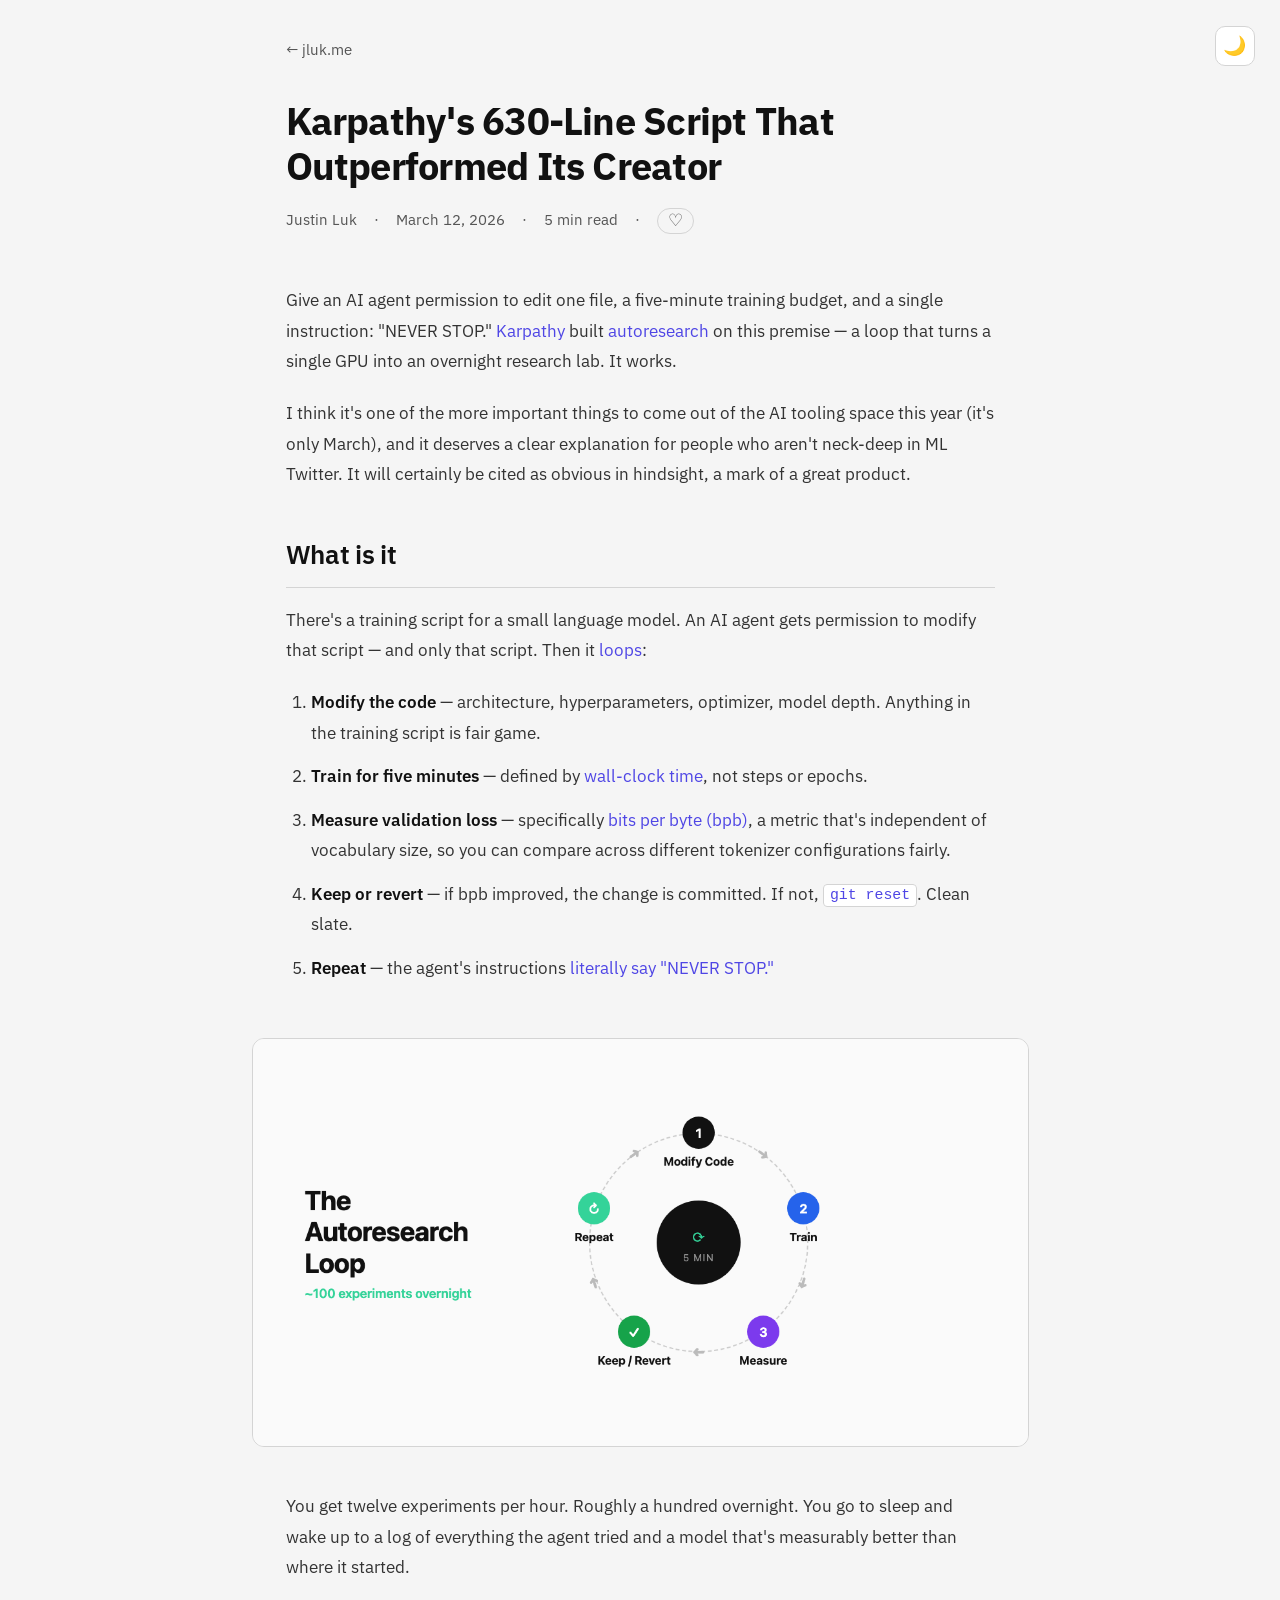
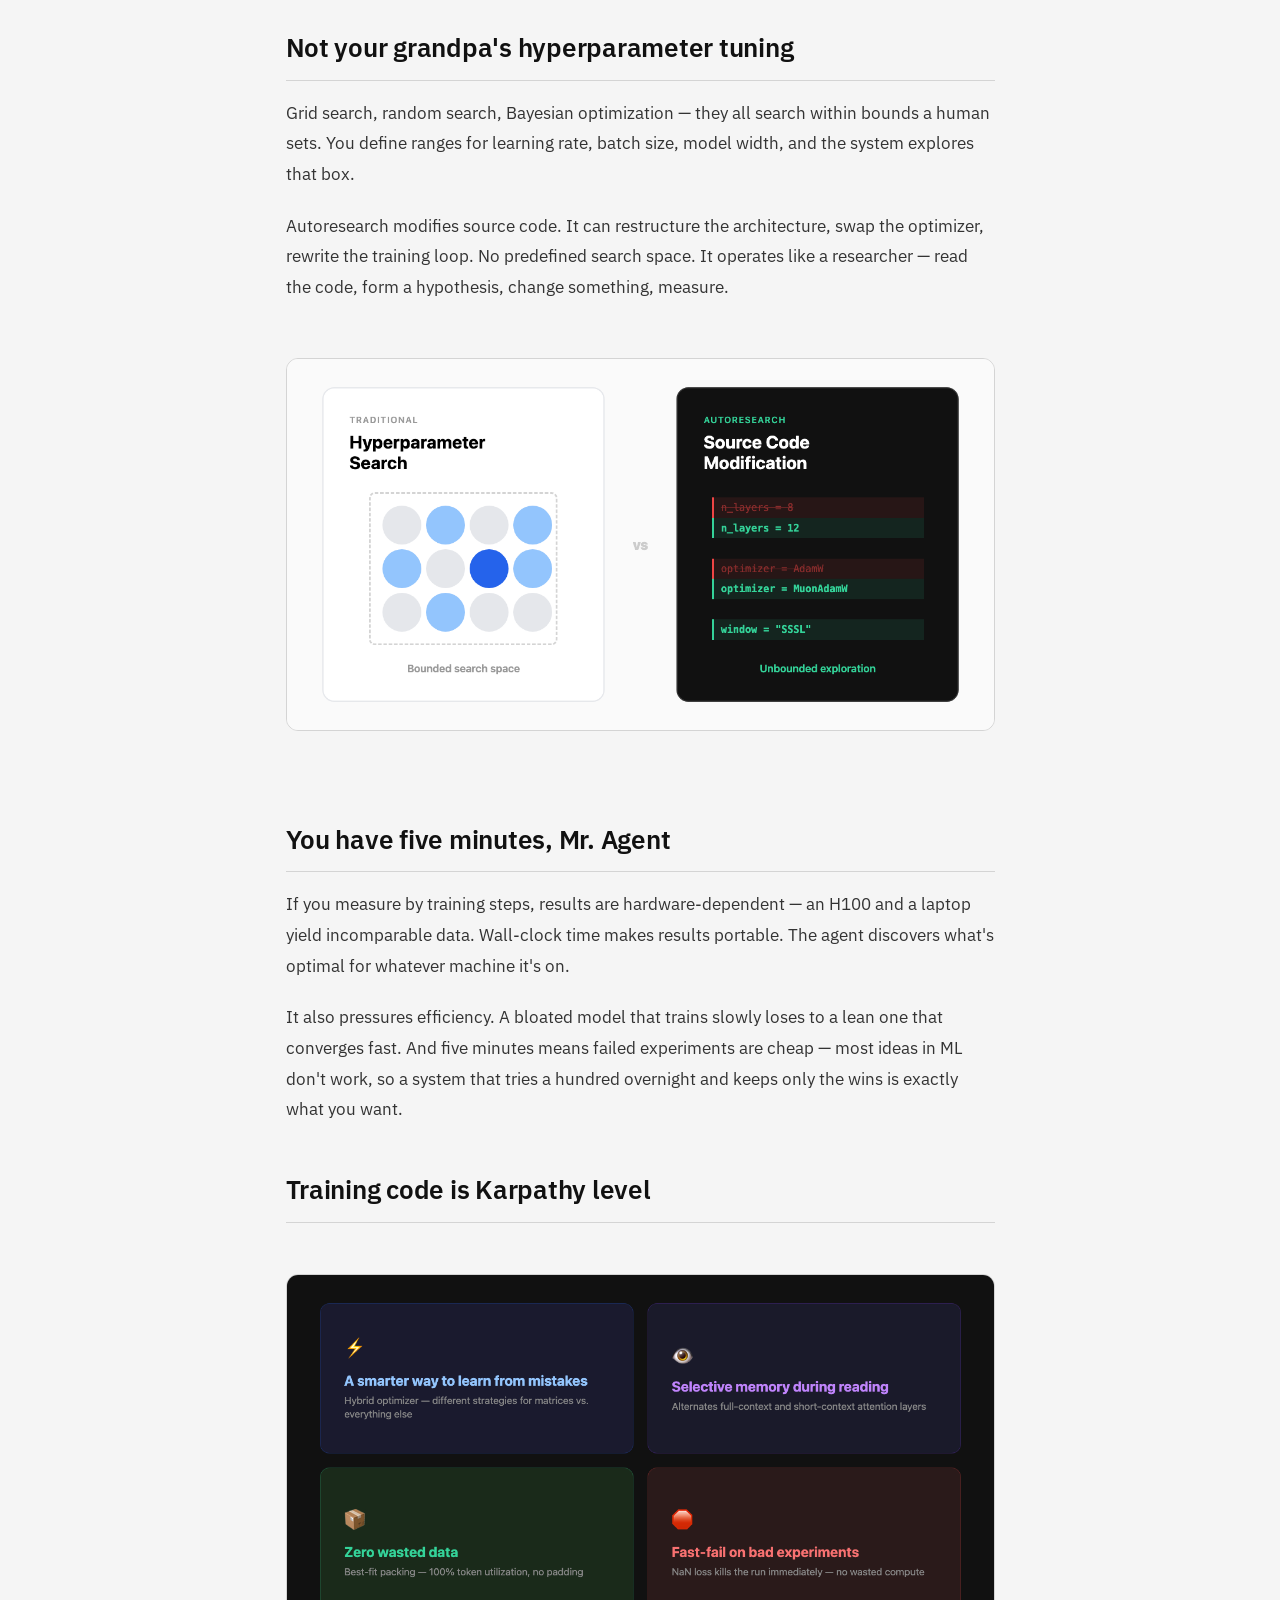
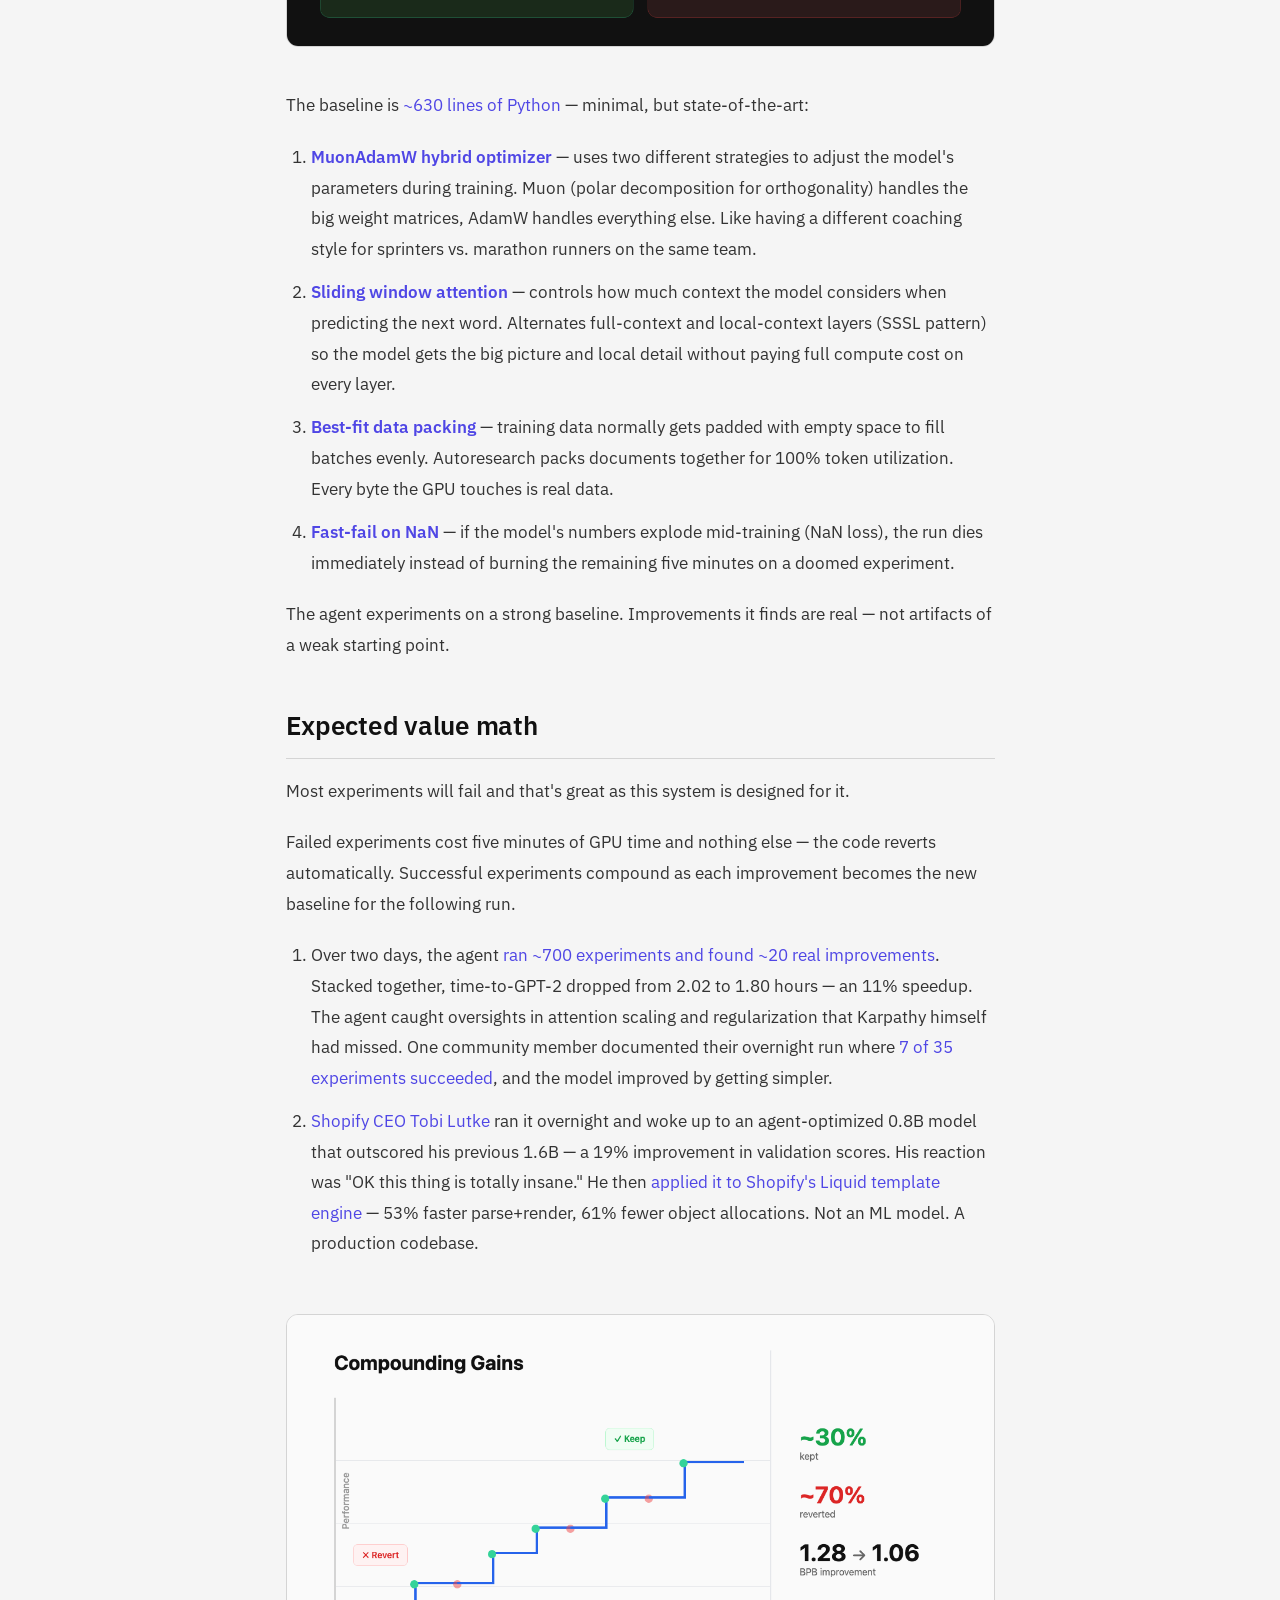
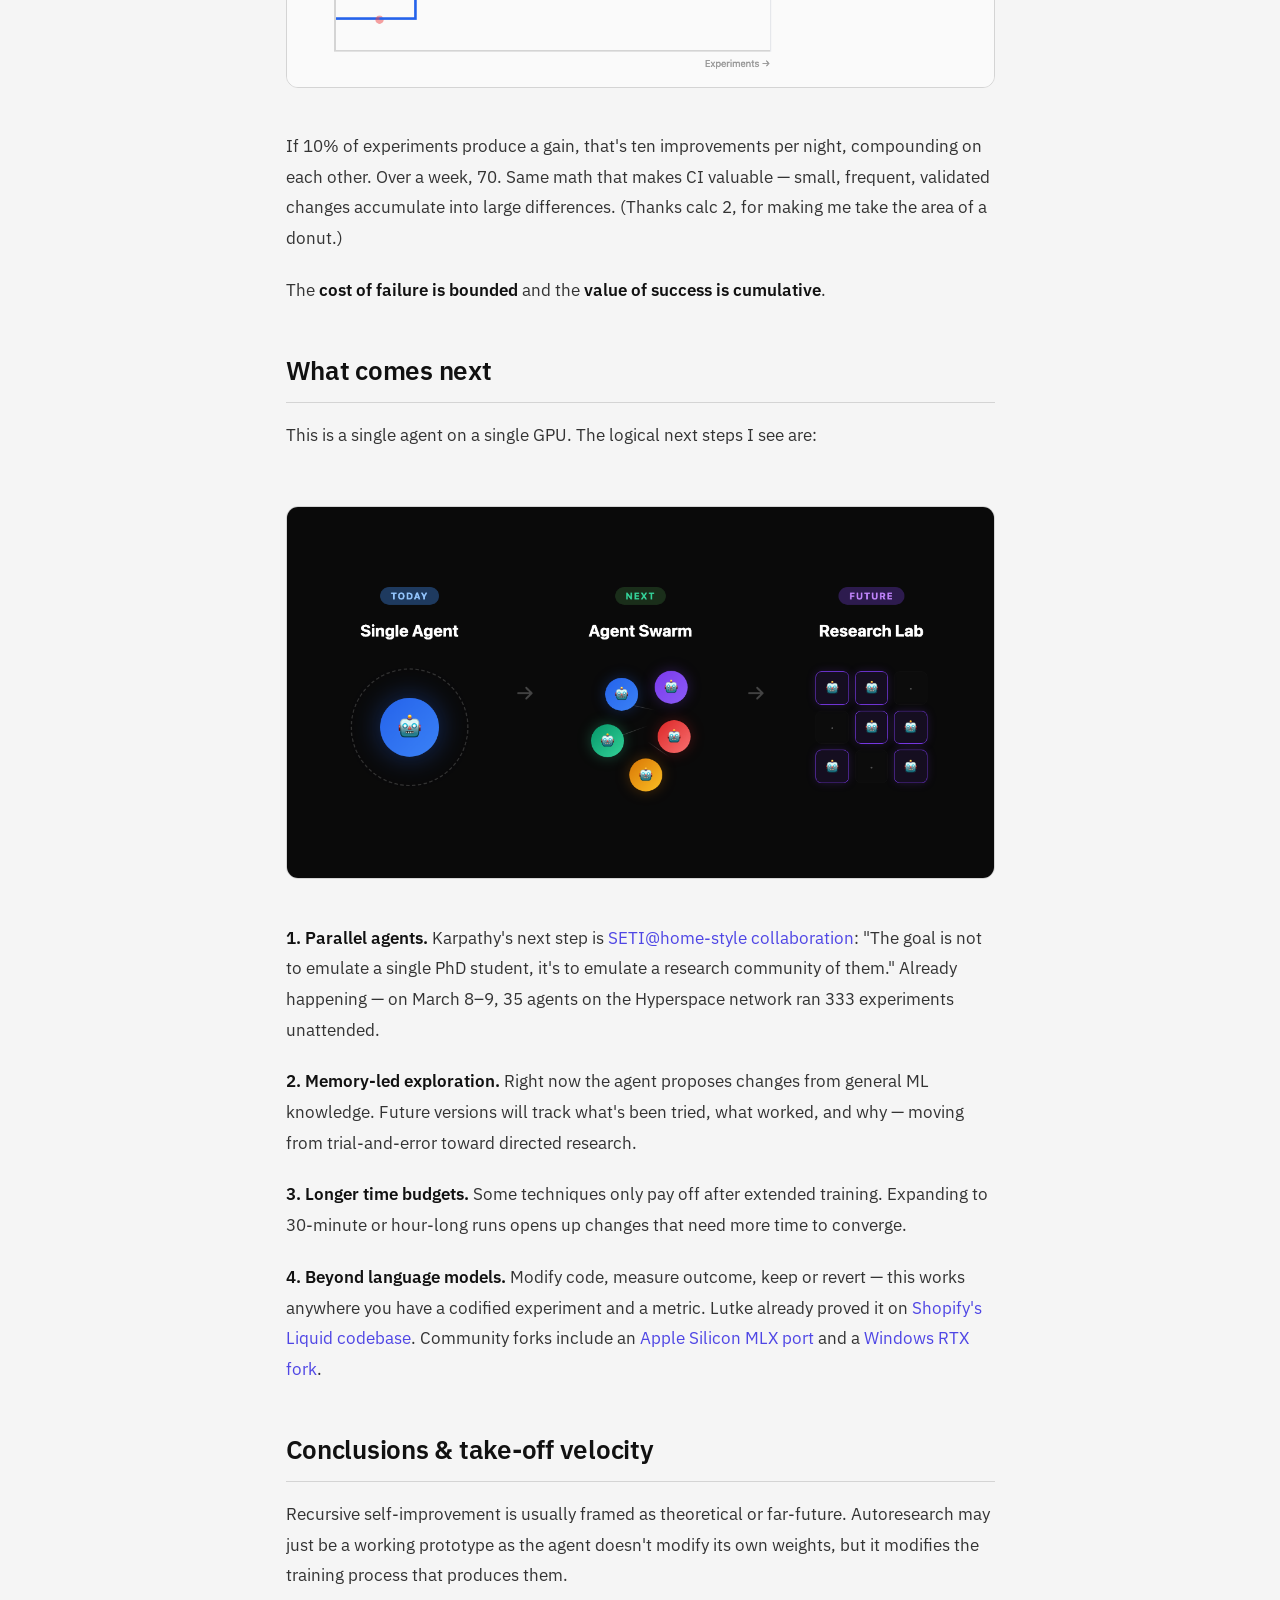
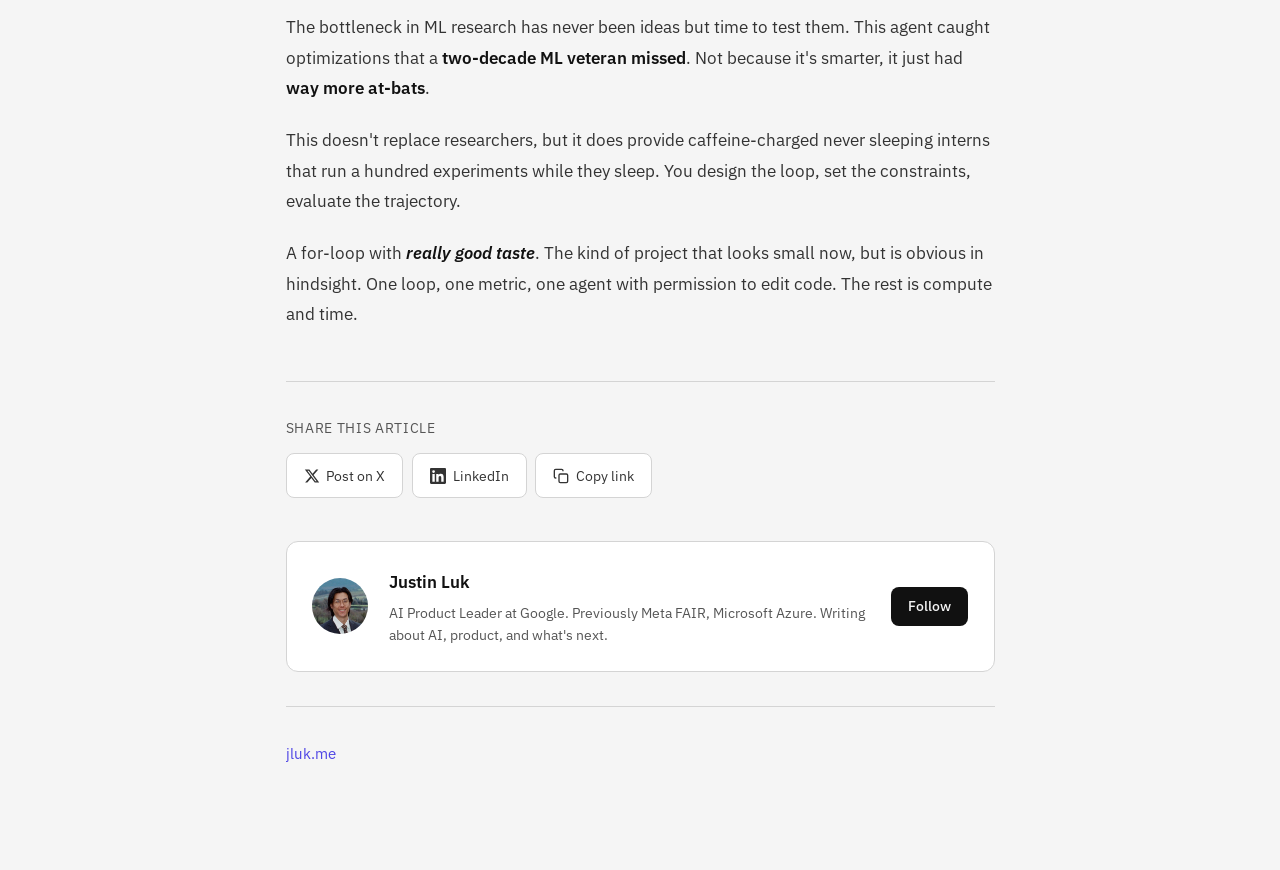
<file: writing/autoresearch/index.html>
<!DOCTYPE html>
<html lang="en">
<head>
    <meta charset="UTF-8">
    <meta name="viewport" content="width=device-width, initial-scale=1.0">
    <title>Karpathy's 630-Line Script That Outperformed Its Creator | Justin Luk</title>
    <meta name="description" content="A clear explanation of Karpathy's autoresearch project — what it does, why it matters, and what comes next for self-improving AI research loops.">
    <link rel="canonical" href="https://jluk.me/writing/autoresearch/">
    <!-- Open Graph -->
    <meta property="og:title" content="Karpathy's 630-Line Script That Outperformed Its Creator">
    <meta property="og:description" content="A clear explanation of Karpathy's autoresearch project — what it does, why it matters, and what comes next for self-improving AI research loops.">
    <meta property="og:type" content="article">
    <meta property="og:url" content="https://jluk.me/writing/autoresearch/">
    <meta property="og:image" content="https://jluk.me/writing/autoresearch/img-hero.png">
    <meta property="article:author" content="Justin Luk">
    <meta property="article:published_time" content="2026-03-12">
    <meta name="twitter:card" content="summary_large_image">
    <meta name="twitter:title" content="Karpathy's 630-Line Script That Outperformed Its Creator">
    <meta name="twitter:description" content="A clear explanation of Karpathy's autoresearch — what it does, why it matters, and what comes next.">
    <meta name="twitter:image" content="https://jluk.me/writing/autoresearch/img-hero.png">
    <meta name="twitter:creator" content="@whosjluk">
    <!-- Favicon -->
    <link rel="icon" type="image/svg+xml" href="data:image/svg+xml,<svg xmlns='http://www.w3.org/2000/svg' viewBox='0 0 100 100'><text y='.9em' font-size='90'>⚡</text></svg>">
    <!-- Fonts -->
    <link rel="preconnect" href="https://fonts.googleapis.com">
    <link rel="preconnect" href="https://fonts.gstatic.com" crossorigin>
    <link href="https://fonts.googleapis.com/css2?family=IBM+Plex+Sans:wght@400;500;600;700&display=swap" rel="stylesheet">
    <!-- Article Schema -->
    <script type="application/ld+json">
    {
        "@context": "https://schema.org",
        "@type": "Article",
        "headline": "Karpathy's 630-Line Script That Outperformed Its Creator",
        "author": {
            "@type": "Person",
            "name": "Justin Luk",
            "url": "https://jluk.me"
        },
        "datePublished": "2026-03-12",
        "description": "A clear explanation of Karpathy's autoresearch project — what it does, why it matters, and what comes next for self-improving AI research loops.",
        "url": "https://jluk.me/writing/autoresearch/"
    }
    </script>
    <style>
        :root {
            --bg: #0a0a0a;
            --bg-elevated: #131313;
            --text: #ffffff;
            --text-secondary: #c9c9c9;
            --text-muted: #919191;
            --accent: #93c5fd;
            --accent-green: #34d399;
            --border: #2a2a2a;
            --border-hover: #404040;
            --max-width: 760px;
        }

        html.light-mode {
            --bg: #f5f5f5;
            --bg-elevated: #ffffff;
            --text: #111111;
            --text-secondary: #333333;
            --text-muted: #555555;
            --accent: #4f46e5;
            --accent-green: #047857;
            --border: #d4d4d4;
            --border-hover: #a3a3a3;
        }

        *, *::before, *::after {
            margin: 0;
            padding: 0;
            box-sizing: border-box;
        }

        html {
            font-size: 17px;
            scroll-behavior: smooth;
        }

        body {
            font-family: 'IBM Plex Sans', -apple-system, BlinkMacSystemFont, 'Segoe UI', sans-serif;
            background: var(--bg);
            color: var(--text);
            line-height: 1.8;
            -webkit-font-smoothing: antialiased;
            -moz-osx-font-smoothing: grayscale;
        }

        /* Navigation */
        .article-nav {
            max-width: var(--max-width);
            margin: 0 auto;
            padding: 2rem 1.5rem 0;
        }

        .article-nav a {
            color: var(--text-muted);
            text-decoration: none;
            font-size: 0.875rem;
            transition: color 0.2s;
        }

        .article-nav a:hover {
            color: var(--text);
        }

        /* Article layout */
        .article-container {
            max-width: var(--max-width);
            margin: 0 auto;
            padding: 2rem 1.5rem 6rem;
        }

        /* Header */
        .article-header {
            margin-bottom: 3rem;
        }

        .article-header h1 {
            font-size: 2.25rem;
            font-weight: 700;
            line-height: 1.2;
            margin-bottom: 1rem;
            letter-spacing: -0.02em;
        }

        .article-meta {
            color: var(--text-muted);
            font-size: 0.875rem;
            display: flex;
            gap: 1rem;
            align-items: center;
        }

        .article-meta a {
            color: var(--accent);
            text-decoration: none;
        }

        .article-meta a:hover {
            text-decoration: underline;
        }

        /* Content */
        .article-content h2 {
            font-size: 1.5rem;
            font-weight: 600;
            margin: 2.5rem 0 1rem;
            padding-bottom: 0.5rem;
            border-bottom: 1px solid var(--border);
            letter-spacing: -0.01em;
        }

        .article-content p {
            margin-bottom: 1.25rem;
            color: var(--text-secondary);
        }

        .article-content a {
            color: var(--accent);
            text-decoration: none;
            border-bottom: 1px solid transparent;
            transition: border-color 0.2s;
        }

        .article-content a:hover {
            border-bottom-color: var(--accent);
        }

        .article-content strong {
            color: var(--text);
            font-weight: 600;
        }

        .article-content em {
            font-style: italic;
        }

        .article-content ol,
        .article-content ul {
            margin-bottom: 1.25rem;
            padding-left: 1.5rem;
            color: var(--text-secondary);
        }

        .article-content li {
            margin-bottom: 0.75rem;
        }

        .article-content li strong {
            color: var(--text);
        }

        .article-content code {
            font-family: 'IBM Plex Mono', monospace;
            background: var(--bg-elevated);
            border: 1px solid var(--border);
            padding: 0.15em 0.4em;
            border-radius: 4px;
            font-size: 0.875em;
        }

        /* Separator between sections */
        .article-content hr {
            border: none;
            border-top: 1px solid var(--border);
            margin: 2.5rem 0;
        }

        /* Share buttons */
        .share-section {
            margin-top: 3rem;
            padding-top: 2rem;
            border-top: 1px solid var(--border);
        }

        .share-label {
            font-size: 0.8rem;
            color: var(--text-muted);
            text-transform: uppercase;
            letter-spacing: 0.05em;
            margin-bottom: 0.75rem;
        }

        .share-buttons {
            display: flex;
            gap: 0.5rem;
            flex-wrap: wrap;
        }

        .share-btn {
            display: inline-flex;
            align-items: center;
            gap: 0.4rem;
            padding: 0.5rem 1rem;
            background: var(--bg-elevated);
            border: 1px solid var(--border);
            border-radius: 8px;
            color: var(--text-secondary);
            font-family: inherit;
            font-size: 0.85rem;
            text-decoration: none;
            cursor: pointer;
            transition: all 0.2s ease;
        }

        .share-btn:hover {
            border-color: var(--border-hover);
            color: var(--text);
        }

        .share-btn svg {
            width: 16px;
            height: 16px;
            flex-shrink: 0;
        }

        .share-btn.copied {
            border-color: var(--accent-green);
            color: var(--accent-green);
        }

        /* Author bio */
        .author-bio {
            margin-top: 2.5rem;
            padding: 1.5rem;
            background: var(--bg-elevated);
            border: 1px solid var(--border);
            border-radius: 12px;
            display: flex;
            gap: 1.25rem;
            align-items: center;
        }

        .author-avatar {
            width: 56px;
            height: 56px;
            border-radius: 50%;
            object-fit: cover;
            flex-shrink: 0;
        }

        .author-info {
            flex: 1;
        }

        .author-name {
            font-weight: 600;
            font-size: 1rem;
            color: var(--text);
            margin-bottom: 0.25rem;
        }

        .author-desc {
            font-size: 0.85rem;
            color: var(--text-muted);
            line-height: 1.5;
        }

        .author-follow {
            display: inline-flex;
            align-items: center;
            gap: 0.4rem;
            padding: 0.4rem 1rem;
            background: var(--text);
            color: var(--bg);
            border: none;
            border-radius: 8px;
            font-family: inherit;
            font-size: 0.85rem;
            font-weight: 500;
            text-decoration: none;
            transition: opacity 0.2s;
            flex-shrink: 0;
        }

        .author-follow:hover {
            opacity: 0.85;
        }

        /* Footer */
        .article-footer {
            margin-top: 2rem;
            padding-top: 2rem;
            border-top: 1px solid var(--border);
            color: var(--text-muted);
            font-size: 0.875rem;
        }

        .article-footer a {
            color: var(--accent);
            text-decoration: none;
        }

        .article-footer a:hover {
            text-decoration: underline;
        }

        /* Theme toggle */
        .theme-toggle {
            position: fixed;
            top: 1.5rem;
            right: 1.5rem;
            width: 40px;
            height: 40px;
            background: var(--bg-elevated);
            border: 1px solid var(--border);
            border-radius: 10px;
            display: flex;
            align-items: center;
            justify-content: center;
            cursor: pointer;
            z-index: 100;
            transition: all 0.2s ease;
            color: var(--text-muted);
            font-size: 1.1rem;
        }

        .theme-toggle:hover {
            border-color: var(--border-hover);
            color: var(--text);
        }

        /* Like button (inline in meta) */
        .like-btn {
            display: inline-flex;
            align-items: center;
            gap: 0.3rem;
            padding: 0.2rem 0.6rem;
            background: none;
            border: 1px solid var(--border);
            border-radius: 50px;
            color: var(--text-muted);
            font-family: inherit;
            font-size: 0.875rem;
            cursor: pointer;
            transition: all 0.2s ease;
            user-select: none;
            vertical-align: middle;
        }

        .like-btn:hover {
            border-color: var(--border-hover);
            color: var(--text);
        }

        .like-btn.liked {
            border-color: #e8457e;
            color: #e8457e;
        }

        .like-heart {
            font-size: 1rem;
            line-height: 1;
            transition: transform 0.2s ease;
        }

        .like-btn.liked .like-heart {
            transform: scale(1.15);
        }

        .like-btn:active .like-heart {
            transform: scale(0.85);
        }

        .like-count {
            font-size: 0.8rem;
            font-weight: 500;
        }

        /* Article images */
        .article-image {
            width: 100%;
            margin: 2rem 0;
            border-radius: 12px;
            border: 1px solid var(--border);
        }

        .article-image-full {
            width: calc(100% + 4rem);
            margin-left: -2rem;
            margin-right: -2rem;
            border-radius: 12px;
            border: 1px solid var(--border);
            margin-top: 2rem;
            margin-bottom: 2rem;
        }

        @media (max-width: 600px) {
            .article-image-full {
                width: calc(100% + 2rem);
                margin-left: -1rem;
                margin-right: -1rem;
            }
        }

        /* Responsive */
        @media (max-width: 600px) {
            .article-header h1 {
                font-size: 1.75rem;
            }
            .article-content h2 {
                font-size: 1.25rem;
            }
            .article-container {
                padding: 1.5rem 1rem 4rem;
            }
            .article-meta {
                flex-wrap: wrap;
                gap: 0.5rem;
            }
            .author-bio {
                flex-direction: column;
                text-align: center;
            }
            .author-follow {
                align-self: center;
            }
        }
    </style>
</head>
<body>
    <button class="theme-toggle" onclick="toggleTheme()" aria-label="Toggle theme">
        <span class="theme-icon">☀️</span>
    </button>

    <nav class="article-nav">
        <a href="../../index.html">&larr; jluk.me</a>
    </nav>

    <article class="article-container">
        <header class="article-header">
            <h1>Karpathy's 630-Line Script That Outperformed Its Creator</h1>
            <div class="article-meta">
                <span>Justin Luk</span>
                <span>&middot;</span>
                <span>March 12, 2026</span>
                <span>&middot;</span>
                <span>5 min read</span>
                <span>&middot;</span>
                <button class="like-btn" onclick="toggleLike()" aria-label="Like this article">
                    <span class="like-heart">♡</span>
                </button>
            </div>
        </header>

        <div class="article-content">
            <p>Give an AI agent permission to edit one file, a five-minute training budget, and a single instruction: "NEVER STOP." <a href="https://x.com/karpathy">Karpathy</a> built <a href="https://github.com/karpathy/autoresearch">autoresearch</a> on this premise — a loop that turns a single GPU into an overnight research lab. It works.</p>

            <p>I think it's one of the more important things to come out of the AI tooling space this year (it's only March), and it deserves a clear explanation for people who aren't neck-deep in ML Twitter. It will certainly be cited as obvious in hindsight, a mark of a great product.</p>

            <h2>What is it</h2>

            <p>There's a training script for a small language model. An AI agent gets permission to modify that script — and only that script. Then it <a href="https://x.com/karpathy/status/2030371219518931079">loops</a>:</p>

            <ol>
                <li><strong>Modify the code</strong> — architecture, hyperparameters, optimizer, model depth. Anything in the training script is fair game.</li>
                <li><strong>Train for five minutes</strong> — defined by <a href="https://github.com/karpathy/autoresearch/blob/c2450add72cc80317be1fe8111974b892da10944/prepare.py#L31">wall-clock time</a>, not steps or epochs.</li>
                <li><strong>Measure validation loss</strong> — specifically <a href="https://github.com/karpathy/autoresearch/blob/c2450add72cc80317be1fe8111974b892da10944/prepare.py#L344-L350">bits per byte (bpb)</a>, a metric that's independent of vocabulary size, so you can compare across different tokenizer configurations fairly.</li>
                <li><strong>Keep or revert</strong> — if bpb improved, the change is committed. If not, <a href="https://github.com/karpathy/autoresearch/blob/c2450add72cc80317be1fe8111974b892da10944/program.md#L104"><code>git reset</code></a>. Clean slate.</li>
                <li><strong>Repeat</strong> — the agent's instructions <a href="https://github.com/karpathy/autoresearch/blob/c2450add72cc80317be1fe8111974b892da10944/program.md#L112">literally say "NEVER STOP."</a></li>
            </ol>

            <img src="img-hero.png" alt="The Autoresearch Loop — 5 steps: Modify Code, Train 5 min, Measure BPB, Keep or Revert, Repeat" class="article-image-full">

            <p>You get twelve experiments per hour. Roughly a hundred overnight. You go to sleep and wake up to a log of everything the agent tried and a model that's measurably better than where it started.</p>

            <h2>Not your grandpa's hyperparameter tuning</h2>

            <p>Grid search, random search, Bayesian optimization — they all search within bounds a human sets. You define ranges for learning rate, batch size, model width, and the system explores that box.</p>

            <p>Autoresearch modifies source code. It can restructure the architecture, swap the optimizer, rewrite the training loop. No predefined search space. It operates like a researcher — read the code, form a hypothesis, change something, measure.</p>

            <img src="img-comparison.png" alt="Traditional hyperparameter search (bounded grid) vs Autoresearch source code modification (unbounded)" class="article-image">

            <h2>You have five minutes, Mr. Agent</h2>

            <p>If you measure by training steps, results are hardware-dependent — an H100 and a laptop yield incomparable data. Wall-clock time makes results portable. The agent discovers what's optimal for whatever machine it's on.</p>

            <p>It also pressures efficiency. A bloated model that trains slowly loses to a lean one that converges fast. And five minutes means failed experiments are cheap — most ideas in ML don't work, so a system that tries a hundred overnight and keeps only the wins is exactly what you want.</p>

            <h2>Training code is Karpathy level</h2>

            <img src="img-baseline.png" alt="The baseline is Karpathy-level: MuonAdamW hybrid optimizer, sliding window attention, best-fit data packing, fast-fail on NaN" class="article-image">

            <p>The baseline is <a href="https://github.com/karpathy/autoresearch/blob/c2450add72cc80317be1fe8111974b892da10944/train.py">~630 lines of Python</a> — minimal, but state-of-the-art:</p>

            <ol>
                <li><strong><a href="https://github.com/karpathy/autoresearch/blob/c2450add72cc80317be1fe8111974b892da10944/train.py#L356">MuonAdamW hybrid optimizer</a></strong> — uses two different strategies to adjust the model's parameters during training. Muon (polar decomposition for orthogonality) handles the big weight matrices, AdamW handles everything else. Like having a different coaching style for sprinters vs. marathon runners on the same team.</li>
                <li><strong><a href="https://github.com/karpathy/autoresearch/blob/c2450add72cc80317be1fe8111974b892da10944/train.py#L435">Sliding window attention</a></strong> — controls how much context the model considers when predicting the next word. Alternates full-context and local-context layers (SSSL pattern) so the model gets the big picture and local detail without paying full compute cost on every layer.</li>
                <li><strong><a href="https://github.com/karpathy/autoresearch/blob/c2450add72cc80317be1fe8111974b892da10944/prepare.py#L278-L281">Best-fit data packing</a></strong> — training data normally gets padded with empty space to fill batches evenly. Autoresearch packs documents together for 100% token utilization. Every byte the GPU touches is real data.</li>
                <li><strong><a href="https://github.com/karpathy/autoresearch/blob/c2450add72cc80317be1fe8111974b892da10944/train.py#L569-L572">Fast-fail on NaN</a></strong> — if the model's numbers explode mid-training (NaN loss), the run dies immediately instead of burning the remaining five minutes on a doomed experiment.</li>
            </ol>

            <p>The agent experiments on a strong baseline. Improvements it finds are real — not artifacts of a weak starting point.</p>

            <h2>Expected value math</h2>

            <p>Most experiments will fail and that's great as this system is designed for it.</p>

            <p>Failed experiments cost five minutes of GPU time and nothing else — the code reverts automatically. Successful experiments compound as each improvement becomes the new baseline for the following run.</p>

            <ol>
                <li>Over two days, the agent <a href="https://venturebeat.com/technology/andrej-karpathys-new-open-source-autoresearch-lets-you-run-hundreds-of-ai">ran ~700 experiments and found ~20 real improvements</a>. Stacked together, time-to-GPT-2 dropped from 2.02 to 1.80 hours — an 11% speedup. The agent caught oversights in attention scaling and regularization that Karpathy himself had missed. One community member documented their overnight run where <a href="https://github.com/karpathy/autoresearch/discussions/43">7 of 35 experiments succeeded</a>, and the model improved by getting simpler.</li>
                <li><a href="https://x.com/tobi/status/2030771823151853938">Shopify CEO Tobi Lutke</a> ran it overnight and woke up to an agent-optimized 0.8B model that outscored his previous 1.6B — a 19% improvement in validation scores. His reaction was "OK this thing is totally insane." He then <a href="https://x.com/tobi/status/2032212531846971413">applied it to Shopify's Liquid template engine</a> — 53% faster parse+render, 61% fewer object allocations. Not an ML model. A production codebase.</li>
            </ol>

            <img src="img-compounding.png" alt="Compounding gains over ~100 experiments — ~30% kept, ~70% reverted, BPB improves from 1.28 to 1.06" class="article-image">

            <p>If 10% of experiments produce a gain, that's ten improvements per night, compounding on each other. Over a week, 70. Same math that makes CI valuable — small, frequent, validated changes accumulate into large differences. (Thanks calc 2, for making me take the area of a donut.)</p>

            <p>The <strong>cost of failure is bounded</strong> and the <strong>value of success is cumulative</strong>.</p>

            <h2>What comes next</h2>

            <p>This is a single agent on a single GPU. The logical next steps I see are:</p>

            <img src="img-swarm.png" alt="Evolution from single agent today, to agent swarm, to autonomous research lab" class="article-image">

            <p><strong>1. Parallel agents.</strong> Karpathy's next step is <a href="https://x.com/karpathy/status/2030705271627284816">SETI@home-style collaboration</a>: "The goal is not to emulate a single PhD student, it's to emulate a research community of them." Already happening — on March 8–9, 35 agents on the Hyperspace network ran 333 experiments unattended.</p>

            <p><strong>2. Memory-led exploration.</strong> Right now the agent proposes changes from general ML knowledge. Future versions will track what's been tried, what worked, and why — moving from trial-and-error toward directed research.</p>

            <p><strong>3. Longer time budgets.</strong> Some techniques only pay off after extended training. Expanding to 30-minute or hour-long runs opens up changes that need more time to converge.</p>

            <p><strong>4. Beyond language models.</strong> Modify code, measure outcome, keep or revert — this works anywhere you have a codified experiment and a metric. Lutke already proved it on <a href="https://x.com/tobi/status/2032212531846971413">Shopify's Liquid codebase</a>. Community forks include an <a href="https://github.com/trevin-creator/autoresearch-mlx">Apple Silicon MLX port</a> and a <a href="https://github.com/jsegov/autoresearch-win-rtx">Windows RTX fork</a>.</p>

            <h2>Conclusions & take-off velocity</h2>

            <p>Recursive self-improvement is usually framed as theoretical or far-future. Autoresearch may just be a working prototype as the agent doesn't modify its own weights, but it modifies the training process that produces them. </p>

            <p>The bottleneck in ML research has never been ideas but time to test them. This agent caught optimizations that a <strong>two-decade ML veteran missed</strong>. Not because it's smarter, it just had <strong>way more at-bats</strong>.</p>

            <p>This doesn't replace researchers, but it does provide caffeine-charged never sleeping interns that run a hundred experiments while they sleep. You design the loop, set the constraints, evaluate the trajectory.</p>

            <p>A for-loop with <strong><em>really good taste</em></strong>. The kind of project that looks small now, but is obvious in hindsight. One loop, one metric, one agent with permission to edit code. The rest is compute and time.</p>
        </div>

        <div class="share-section">
            <p class="share-label">Share this article</p>
            <div class="share-buttons">
                <a class="share-btn" id="share-x" href="#" target="_blank" rel="noopener" aria-label="Share on X">
                    <svg viewBox="0 0 24 24" fill="currentColor"><path d="M18.244 2.25h3.308l-7.227 8.26 8.502 11.24H16.17l-5.214-6.817L4.99 21.75H1.68l7.73-8.835L1.254 2.25H8.08l4.713 6.231zm-1.161 17.52h1.833L7.084 4.126H5.117z"/></svg>
                    Post on X
                </a>
                <a class="share-btn" id="share-li" href="#" target="_blank" rel="noopener" aria-label="Share on LinkedIn">
                    <svg viewBox="0 0 24 24" fill="currentColor"><path d="M20.447 20.452h-3.554v-5.569c0-1.328-.027-3.037-1.852-3.037-1.853 0-2.136 1.445-2.136 2.939v5.667H9.351V9h3.414v1.561h.046c.477-.9 1.637-1.85 3.37-1.85 3.601 0 4.267 2.37 4.267 5.455v6.286zM5.337 7.433a2.062 2.062 0 01-2.063-2.065 2.064 2.064 0 112.063 2.065zm1.782 13.019H3.555V9h3.564v11.452zM22.225 0H1.771C.792 0 0 .774 0 1.729v20.542C0 23.227.792 24 1.771 24h20.451C23.2 24 24 23.227 24 22.271V1.729C24 .774 23.2 0 22.222 0h.003z"/></svg>
                    LinkedIn
                </a>
                <button class="share-btn" id="share-copy" onclick="copyLink()" aria-label="Copy link">
                    <svg viewBox="0 0 24 24" fill="none" stroke="currentColor" stroke-width="2"><rect x="9" y="9" width="13" height="13" rx="2"/><path d="M5 15H4a2 2 0 01-2-2V4a2 2 0 012-2h9a2 2 0 012 2v1"/></svg>
                    Copy link
                </button>
            </div>
        </div>

        <div class="author-bio">
            <img src="../../screenshots/justin.jpeg" alt="Justin Luk" class="author-avatar">
            <div class="author-info">
                <div class="author-name">Justin Luk</div>
                <div class="author-desc">AI Product Leader at Google. Previously Meta FAIR, Microsoft Azure. Writing about AI, product, and what's next.</div>
            </div>
            <a href="https://x.com/whosjluk" target="_blank" rel="noopener" class="author-follow">Follow</a>
        </div>

        <footer class="article-footer">
            <p><a href="../../index.html">jluk.me</a></p>
        </footer>
    </article>

    <script>
        function toggleTheme() {
            document.documentElement.classList.toggle('light-mode');
            const isLight = document.documentElement.classList.contains('light-mode');
            localStorage.setItem('theme', isLight ? 'light' : 'dark');
            document.querySelector('.theme-icon').textContent = isLight ? '🌙' : '☀️';
        }

        // Share buttons
        (function() {
            const url = 'https://jluk.me/writing/autoresearch/';
            const title = "Karpathy's 630-Line Script That Outperformed Its Creator";
            const text = title + ' by @whosjluk';

            document.getElementById('share-x').href =
                'https://x.com/intent/tweet?text=' + encodeURIComponent(text) + '&url=' + encodeURIComponent(url);

            document.getElementById('share-li').href =
                'https://www.linkedin.com/sharing/share-offsite/?url=' + encodeURIComponent(url);
        })();

        function copyLink() {
            navigator.clipboard.writeText('https://jluk.me/writing/autoresearch/').then(function() {
                var btn = document.getElementById('share-copy');
                btn.classList.add('copied');
                btn.innerHTML = '<svg viewBox="0 0 24 24" fill="none" stroke="currentColor" stroke-width="2"><polyline points="20 6 9 17 4 12"/></svg> Copied!';
                setTimeout(function() {
                    btn.classList.remove('copied');
                    btn.innerHTML = '<svg viewBox="0 0 24 24" fill="none" stroke="currentColor" stroke-width="2"><rect x="9" y="9" width="13" height="13" rx="2"/><path d="M5 15H4a2 2 0 01-2-2V4a2 2 0 012-2h9a2 2 0 012 2v1"/></svg> Copy link';
                }, 2000);
            });
        }

        // Like button (localStorage for now, swap to API later)
        function toggleLike() {
            const key = 'like-autoresearch';
            const btn = document.querySelector('.like-btn');
            const heart = btn.querySelector('.like-heart');
            const isLiked = localStorage.getItem(key) === '1';

            localStorage.setItem(key, isLiked ? '0' : '1');
            btn.classList.toggle('liked', !isLiked);
            heart.textContent = isLiked ? '♡' : '♥';
        }

        // Restore like state
        (function() {
            if (localStorage.getItem('like-autoresearch') === '1') {
                const btn = document.querySelector('.like-btn');
                btn.classList.add('liked');
                btn.querySelector('.like-heart').textContent = '♥';
            }
        })();

        // Respect: 1) saved preference (shared with main site), 2) OS preference
        (function() {
            const saved = localStorage.getItem('theme');
            const prefersLight = saved !== 'dark';
            if (prefersLight) {
                document.documentElement.classList.add('light-mode');
                document.querySelector('.theme-icon').textContent = '🌙';
            }
        })();
    </script>
</body>
</html>
</file>
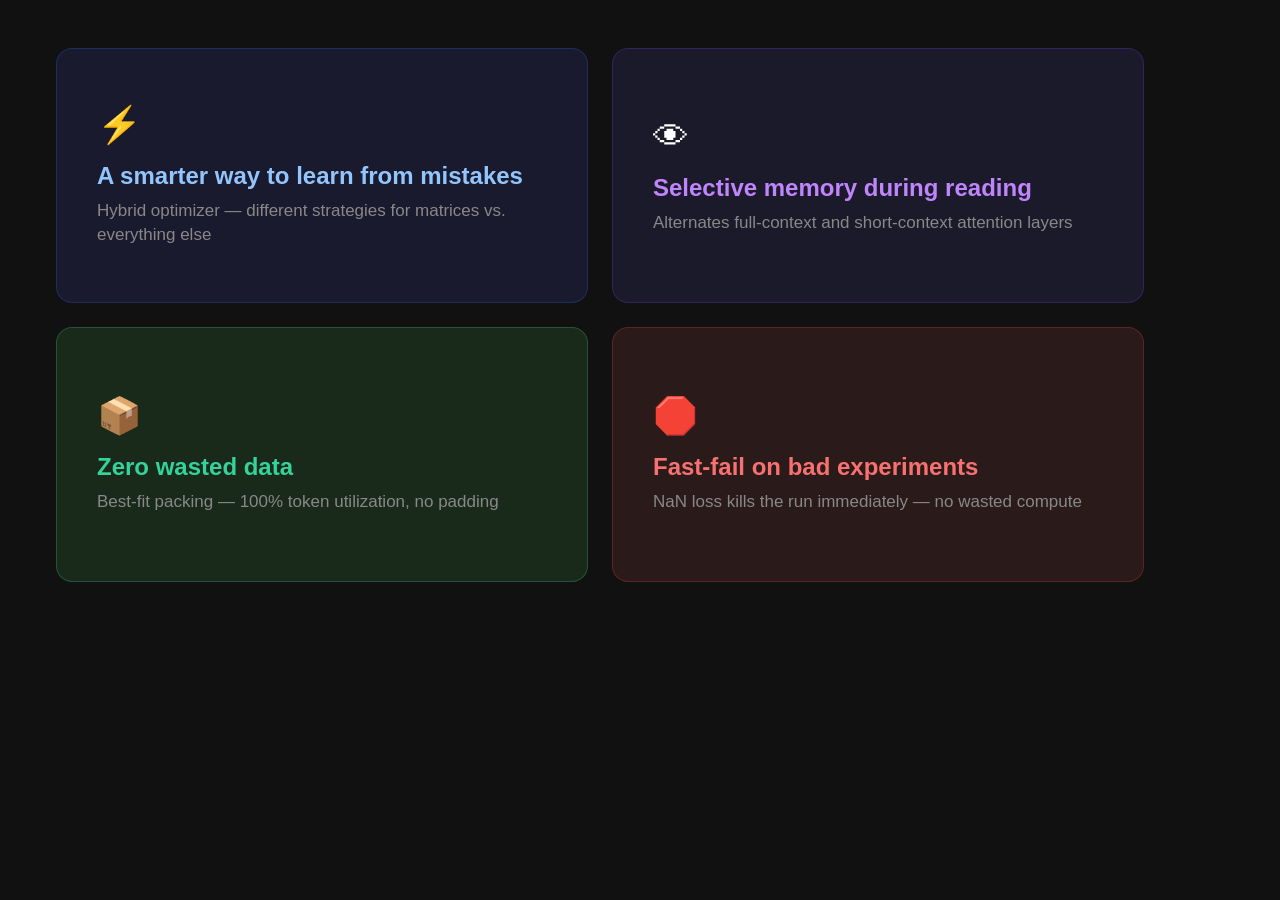
<file: writing/autoresearch/img-baseline.html>
<!DOCTYPE html>
<html>
<head>
    <meta charset="UTF-8">
    <style>
        * { margin: 0; padding: 0; box-sizing: border-box; }
        body {
            width: 1200px;
            height: 630px;
            background: #111;
            font-family: -apple-system, BlinkMacSystemFont, 'Segoe UI', sans-serif;
            display: grid;
            grid-template-columns: 1fr 1fr;
            grid-template-rows: 1fr 1fr;
            gap: 24px;
            overflow: hidden;
            padding: 48px 56px;
            color: #fff;
        }
        .card {
            border-radius: 16px;
            padding: 36px 40px;
            display: flex;
            flex-direction: column;
            justify-content: center;
        }
        .c1 { background: #1a1a2e; border: 1.5px solid rgba(37, 99, 235, 0.25); }
        .c2 { background: #1a1a2a; border: 1.5px solid rgba(124, 58, 237, 0.25); }
        .c3 { background: #1a2a1a; border: 1.5px solid rgba(52, 211, 153, 0.25); }
        .c4 { background: #2a1a1a; border: 1.5px solid rgba(239, 68, 68, 0.25); }

        .card-icon {
            font-size: 36px;
            margin-bottom: 16px;
        }
        .card-title {
            font-size: 24px;
            font-weight: 700;
            line-height: 1.2;
            margin-bottom: 8px;
        }
        .c1 .card-title { color: #93c5fd; }
        .c2 .card-title { color: #c084fc; }
        .c3 .card-title { color: #34d399; }
        .c4 .card-title { color: #f87171; }

        .card-desc {
            font-size: 17px;
            color: #888;
            line-height: 1.4;
        }
    </style>
</head>
<body>
    <div class="card c1">
        <div class="card-icon">⚡</div>
        <div class="card-title">A smarter way to learn from mistakes</div>
        <div class="card-desc">Hybrid optimizer — different strategies for matrices vs. everything else</div>
    </div>
    <div class="card c2">
        <div class="card-icon">👁</div>
        <div class="card-title">Selective memory during reading</div>
        <div class="card-desc">Alternates full-context and short-context attention layers</div>
    </div>
    <div class="card c3">
        <div class="card-icon">📦</div>
        <div class="card-title">Zero wasted data</div>
        <div class="card-desc">Best-fit packing — 100% token utilization, no padding</div>
    </div>
    <div class="card c4">
        <div class="card-icon">🛑</div>
        <div class="card-title">Fast-fail on bad experiments</div>
        <div class="card-desc">NaN loss kills the run immediately — no wasted compute</div>
    </div>
</body>
</html>
</file>
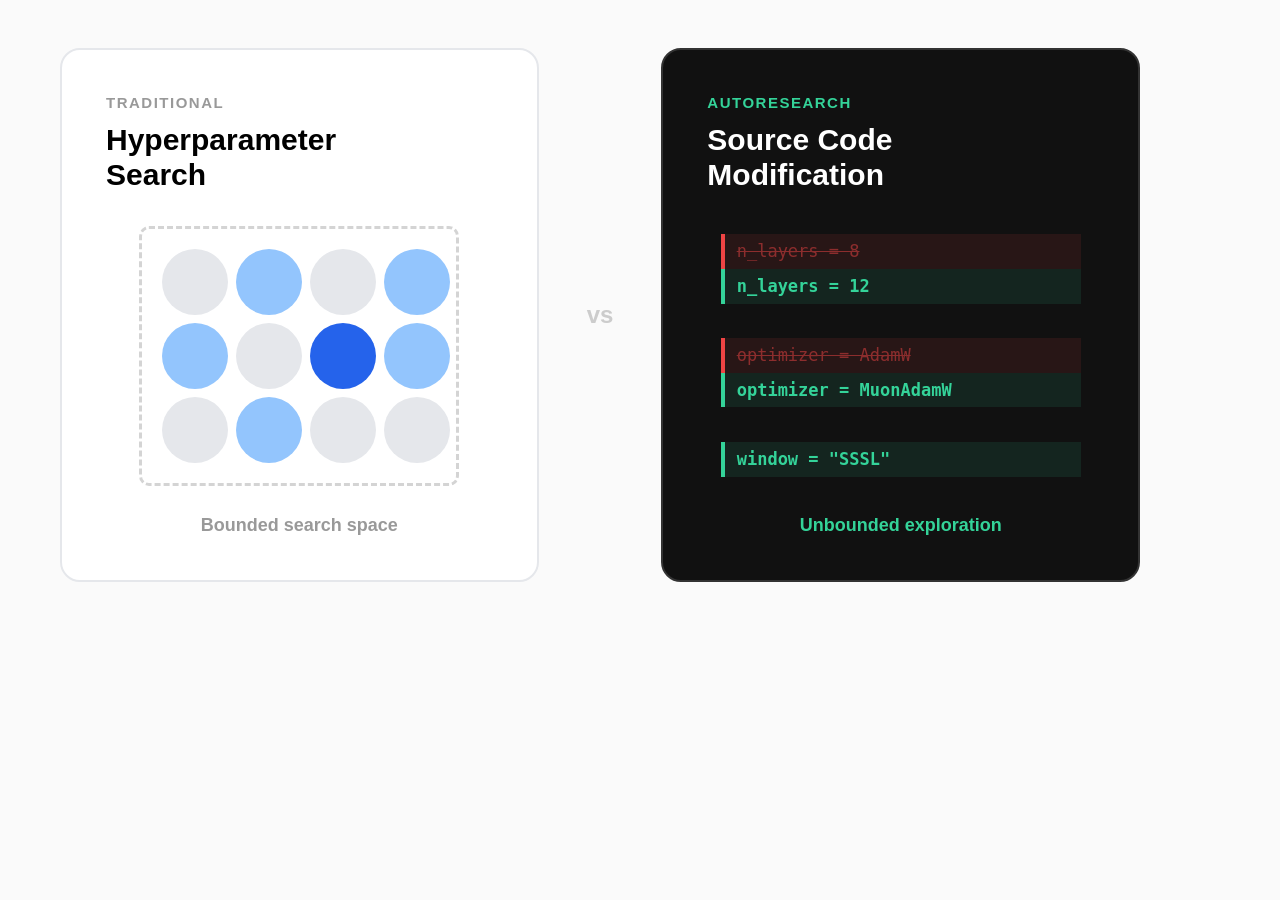
<file: writing/autoresearch/img-comparison.html>
<!DOCTYPE html>
<html>
<head>
    <meta charset="UTF-8">
    <style>
        * { margin: 0; padding: 0; box-sizing: border-box; }
        body {
            width: 1200px;
            height: 630px;
            background: #fafafa;
            font-family: -apple-system, BlinkMacSystemFont, 'Segoe UI', sans-serif;
            display: flex;
            align-items: center;
            justify-content: center;
            gap: 48px;
            overflow: hidden;
            padding: 48px 60px;
        }
        .panel {
            flex: 1;
            height: 100%;
            border-radius: 20px;
            padding: 44px;
            display: flex;
            flex-direction: column;
        }
        .panel-old {
            background: #fff;
            border: 2px solid #e5e7eb;
        }
        .panel-new {
            background: #111;
            color: #fff;
            border: 2px solid #333;
        }
        .panel-tag {
            font-size: 15px;
            font-weight: 600;
            text-transform: uppercase;
            letter-spacing: 0.1em;
            margin-bottom: 12px;
        }
        .panel-old .panel-tag { color: #999; }
        .panel-new .panel-tag { color: #34d399; }

        .panel-title {
            font-size: 30px;
            font-weight: 700;
            margin-bottom: 28px;
            line-height: 1.15;
        }

        .panel-visual {
            flex: 1;
            display: flex;
            align-items: center;
            justify-content: center;
        }

        /* Old: bounded grid */
        .grid-box {
            width: 320px;
            height: 260px;
            border: 3px dashed #d4d4d4;
            border-radius: 10px;
            display: grid;
            grid-template-columns: repeat(4, 1fr);
            grid-template-rows: repeat(3, 1fr);
            gap: 8px;
            padding: 20px;
        }
        .grid-dot {
            width: 100%;
            aspect-ratio: 1;
            border-radius: 50%;
            background: #e5e7eb;
        }
        .grid-dot.searched { background: #93c5fd; }
        .grid-dot.best { background: #2563eb; }

        /* New: code diff */
        .code-block {
            width: 360px;
            font-family: 'SF Mono', 'Consolas', monospace;
            font-size: 17px;
            line-height: 1.8;
            color: #a3a3a3;
        }
        .code-block .changed {
            color: #34d399;
            font-weight: 600;
        }
        .code-block .removed {
            color: #ef4444;
            text-decoration: line-through;
            opacity: 0.5;
        }
        .code-line { padding: 2px 0; }
        .line-add {
            background: rgba(52, 211, 153, 0.1);
            border-left: 4px solid #34d399;
            padding-left: 12px;
        }
        .line-remove {
            background: rgba(239, 68, 68, 0.1);
            border-left: 4px solid #ef4444;
            padding-left: 12px;
        }

        .panel-label {
            font-size: 18px;
            font-weight: 600;
            margin-top: 24px;
            text-align: center;
        }
        .panel-old .panel-label { color: #999; }
        .panel-new .panel-label { color: #34d399; }

        .vs {
            font-size: 24px;
            font-weight: 800;
            color: #ccc;
            flex-shrink: 0;
        }
    </style>
</head>
<body>
    <div class="panel panel-old">
        <div class="panel-tag">Traditional</div>
        <div class="panel-title">Hyperparameter<br>Search</div>
        <div class="panel-visual">
            <div class="grid-box">
                <div class="grid-dot"></div><div class="grid-dot searched"></div><div class="grid-dot"></div><div class="grid-dot searched"></div>
                <div class="grid-dot searched"></div><div class="grid-dot"></div><div class="grid-dot best"></div><div class="grid-dot searched"></div>
                <div class="grid-dot"></div><div class="grid-dot searched"></div><div class="grid-dot"></div><div class="grid-dot"></div>
            </div>
        </div>
        <div class="panel-label">Bounded search space</div>
    </div>

    <div class="vs">vs</div>

    <div class="panel panel-new">
        <div class="panel-tag">Autoresearch</div>
        <div class="panel-title">Source Code<br>Modification</div>
        <div class="panel-visual">
            <div class="code-block">
                <div class="code-line line-remove"><span class="removed">n_layers = 8</span></div>
                <div class="code-line line-add"><span class="changed">n_layers = 12</span></div>
                <div class="code-line">&nbsp;</div>
                <div class="code-line line-remove"><span class="removed">optimizer = AdamW</span></div>
                <div class="code-line line-add"><span class="changed">optimizer = MuonAdamW</span></div>
                <div class="code-line">&nbsp;</div>
                <div class="code-line line-add"><span class="changed">window = "SSSL"</span></div>
            </div>
        </div>
        <div class="panel-label">Unbounded exploration</div>
    </div>
</body>
</html>
</file>
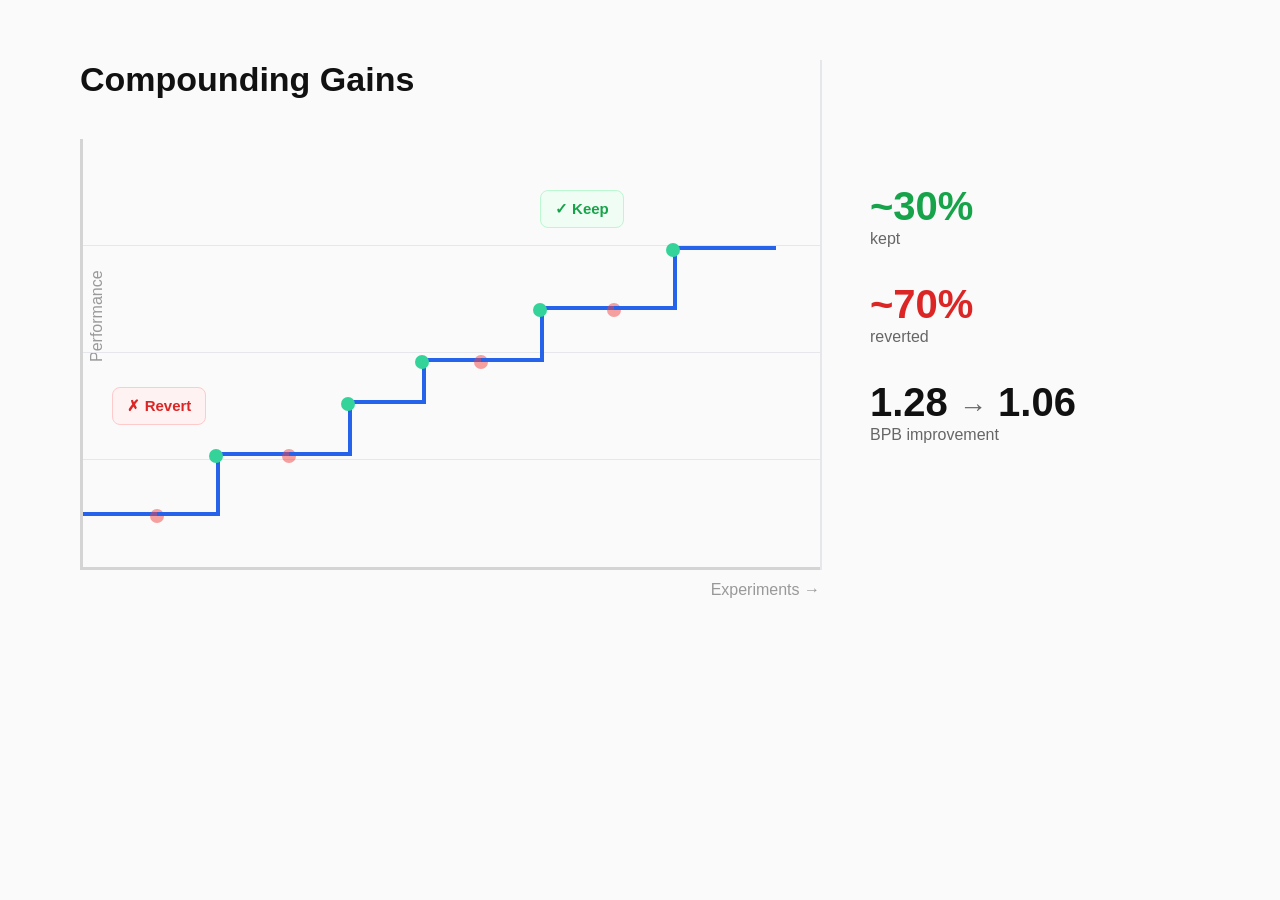
<file: writing/autoresearch/img-compounding.html>
<!DOCTYPE html>
<html>
<head>
    <meta charset="UTF-8">
    <style>
        * { margin: 0; padding: 0; box-sizing: border-box; }
        body {
            width: 1200px;
            height: 630px;
            background: #fafafa;
            font-family: -apple-system, BlinkMacSystemFont, 'Segoe UI', sans-serif;
            display: flex;
            align-items: center;
            overflow: hidden;
            padding: 60px 80px;
        }
        .chart-area {
            flex: 1;
            height: 100%;
            display: flex;
            flex-direction: column;
        }
        .chart-title {
            font-size: 34px;
            font-weight: 700;
            color: #111;
            margin-bottom: 40px;
        }
        .chart {
            flex: 1;
            position: relative;
            border-left: 3px solid #d4d4d4;
            border-bottom: 3px solid #d4d4d4;
        }
        .axis-label {
            position: absolute;
            font-size: 16px;
            color: #999;
            font-weight: 500;
        }
        .y-label {
            top: 50%;
            left: -32px;
            transform: rotate(-90deg) translateX(50%);
            transform-origin: center center;
        }
        .x-label { bottom: -32px; right: 0; }

        .grid-line {
            position: absolute;
            left: 0;
            right: 0;
            height: 1px;
            background: #e5e7eb;
        }
        .step-segment {
            position: absolute;
            height: 4px;
            background: #2563eb;
        }
        .step-vert {
            position: absolute;
            width: 4px;
            background: #2563eb;
        }
        .step-dot {
            position: absolute;
            width: 14px;
            height: 14px;
            border-radius: 50%;
            transform: translate(-50%, 50%);
        }
        .step-dot.fail { background: #ef4444; opacity: 0.5; }
        .step-dot.success { background: #34d399; }

        .callout {
            position: absolute;
            font-size: 15px;
            font-weight: 600;
            line-height: 1.3;
            padding: 8px 14px;
            border-radius: 8px;
            white-space: nowrap;
        }
        .callout-fail {
            background: #fef2f2;
            color: #dc2626;
            border: 1px solid #fecaca;
        }
        .callout-success {
            background: #f0fdf4;
            color: #16a34a;
            border: 1px solid #bbf7d0;
        }

        .stats {
            width: 300px;
            height: 100%;
            display: flex;
            flex-direction: column;
            justify-content: center;
            gap: 36px;
            padding-left: 48px;
            border-left: 2px solid #e5e7eb;
        }
        .stat-value {
            font-size: 40px;
            font-weight: 700;
            color: #111;
            line-height: 1;
        }
        .stat-value .unit {
            font-size: 28px;
            color: #666;
            font-weight: 500;
        }
        .stat-label {
            font-size: 16px;
            color: #666;
            margin-top: 4px;
        }
        .stat-value.green { color: #16a34a; }
        .stat-value.red { color: #dc2626; }
    </style>
</head>
<body>
    <div class="chart-area">
        <div class="chart-title">Compounding Gains</div>
        <div class="chart" id="chart">
            <span class="axis-label y-label">Performance</span>
            <span class="axis-label x-label">Experiments →</span>

            <div class="grid-line" style="bottom: 25%;"></div>
            <div class="grid-line" style="bottom: 50%;"></div>
            <div class="grid-line" style="bottom: 75%;"></div>

            <!-- Baseline -->
            <div class="step-segment" style="bottom: 12%; left: 0%; width: 10%;"></div>
            <div class="step-dot fail" style="bottom: 12%; left: 10%;"></div>
            <div class="step-segment" style="bottom: 12%; left: 10%; width: 8%;"></div>

            <!-- Jump 1 -->
            <div class="step-vert" style="bottom: 12%; left: 18%; height: 14%;"></div>
            <div class="step-segment" style="bottom: 26%; left: 18%; width: 10%;"></div>
            <div class="step-dot success" style="bottom: 26%; left: 18%;"></div>

            <!-- Fail -->
            <div class="step-dot fail" style="bottom: 26%; left: 28%;"></div>
            <div class="step-segment" style="bottom: 26%; left: 28%; width: 8%;"></div>

            <!-- Jump 2 -->
            <div class="step-vert" style="bottom: 26%; left: 36%; height: 12%;"></div>
            <div class="step-segment" style="bottom: 38%; left: 36%; width: 10%;"></div>
            <div class="step-dot success" style="bottom: 38%; left: 36%;"></div>

            <!-- Jump 3 -->
            <div class="step-vert" style="bottom: 38%; left: 46%; height: 10%;"></div>
            <div class="step-segment" style="bottom: 48%; left: 46%; width: 8%;"></div>
            <div class="step-dot success" style="bottom: 48%; left: 46%;"></div>

            <!-- Fail -->
            <div class="step-dot fail" style="bottom: 48%; left: 54%;"></div>
            <div class="step-segment" style="bottom: 48%; left: 54%; width: 8%;"></div>

            <!-- Jump 4 -->
            <div class="step-vert" style="bottom: 48%; left: 62%; height: 12%;"></div>
            <div class="step-segment" style="bottom: 60%; left: 62%; width: 10%;"></div>
            <div class="step-dot success" style="bottom: 60%; left: 62%;"></div>

            <!-- Fail -->
            <div class="step-dot fail" style="bottom: 60%; left: 72%;"></div>
            <div class="step-segment" style="bottom: 60%; left: 72%; width: 8%;"></div>

            <!-- Jump 5 -->
            <div class="step-vert" style="bottom: 60%; left: 80%; height: 14%;"></div>
            <div class="step-segment" style="bottom: 74%; left: 80%; width: 14%;"></div>
            <div class="step-dot success" style="bottom: 74%; left: 80%;"></div>

            <!-- Callouts -->
            <div class="callout callout-fail" style="top: 58%; left: 4%;">
                ✗ Revert
            </div>
            <div class="callout callout-success" style="top: 12%; left: 62%;">
                ✓ Keep
            </div>
        </div>
    </div>

    <div class="stats">
        <div>
            <div class="stat-value green">~30%</div>
            <div class="stat-label">kept</div>
        </div>
        <div>
            <div class="stat-value red">~70%</div>
            <div class="stat-label">reverted</div>
        </div>
        <div>
            <div class="stat-value">1.28 <span class="unit">→</span> 1.06</div>
            <div class="stat-label">BPB improvement</div>
        </div>
    </div>
</body>
</html>
</file>
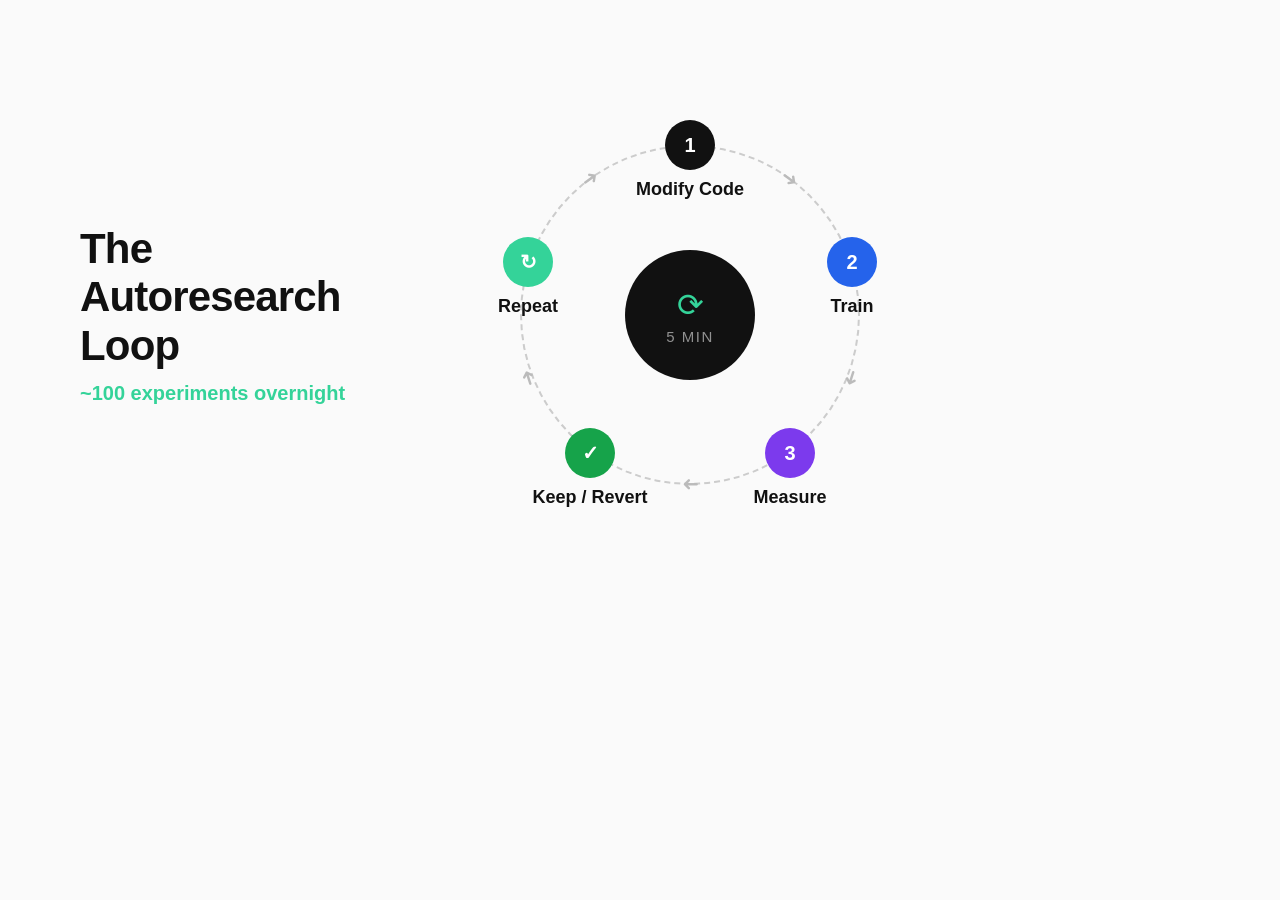
<file: writing/autoresearch/img-hero.html>
<!DOCTYPE html>
<html>
<head>
    <meta charset="UTF-8">
    <style>
        * { margin: 0; padding: 0; box-sizing: border-box; }
        body {
            width: 1200px;
            height: 630px;
            background: #fafafa;
            font-family: -apple-system, BlinkMacSystemFont, 'Segoe UI', sans-serif;
            overflow: hidden;
            display: flex;
            align-items: center;
            padding: 0 80px;
            gap: 60px;
        }
        .text-block {
            flex-shrink: 0;
            width: 320px;
        }
        .text-title {
            font-size: 42px;
            font-weight: 700;
            color: #111;
            letter-spacing: -0.02em;
            line-height: 1.15;
        }
        .text-stat {
            margin-top: 12px;
            font-size: 20px;
            color: #34d399;
            font-weight: 600;
        }
        .loop-container {
            position: relative;
            width: 460px;
            height: 460px;
            flex-shrink: 0;
        }
        .center {
            position: absolute;
            top: 230px; left: 230px;
            transform: translate(-50%, -50%);
            width: 130px; height: 130px;
            border-radius: 50%;
            background: #111;
            display: flex; align-items: center; justify-content: center;
            flex-direction: column;
            z-index: 2;
        }
        .center-icon { font-size: 32px; color: #34d399; }
        .center-label { font-size: 15px; color: #919191; text-transform: uppercase; letter-spacing: 0.1em; margin-top: 4px; }
        .orbit {
            position: absolute;
            top: 230px; left: 230px;
            transform: translate(-50%, -50%);
            width: 340px; height: 340px;
            border-radius: 50%;
            border: 2.5px dashed #ccc;
        }
        /* Step number circles: 50x50, centered exactly on the orbit (r=170px) */
        .step-num {
            position: absolute;
            width: 50px; height: 50px;
            border-radius: 50%;
            color: #fff;
            font-size: 20px; font-weight: 700;
            display: flex; align-items: center; justify-content: center;
            transform: translate(-50%, -50%);
            z-index: 3;
        }
        /* Labels positioned near each num */
        .step-label {
            position: absolute;
            font-size: 18px;
            font-weight: 700;
            color: #111;
            white-space: nowrap;
            transform: translate(-50%, 0);
        }

        /*
         * 5 points on circle, r=170, center=(230,230)
         * Evenly spaced, starting from top, clockwise:
         *   0°: (230, 60)
         *  72°: (392, 177)
         * 144°: (330, 368)
         * 216°: (130, 368)
         * 288°: ( 68, 177)
         */
        .n1 { top: 60px;  left: 230px; background: #111; }
        .n2 { top: 177px; left: 392px; background: #2563eb; }
        .n3 { top: 368px; left: 330px; background: #7c3aed; }
        .n4 { top: 368px; left: 130px; background: #16a34a; }
        .n5 { top: 177px; left: 68px;  background: #34d399; }

        /* Labels offset below or beside their num */
        .l1 { top: 94px;  left: 230px; }
        .l2 { top: 211px; left: 392px; }
        .l3 { top: 402px; left: 330px; }
        .l4 { top: 402px; left: 130px; }
        .l5 { top: 211px; left: 68px; }

        /* Arrows on orbit between steps */
        .arrow {
            position: absolute;
            color: #bbb; font-size: 20px;
            transform: translate(-50%, -50%);
            z-index: 1;
        }
        /*
         * Midpoints at 36°, 108°, 180°, 252°, 324° from top:
         *   36°: (330, 93)  rotate(36deg)
         *  108°: (392, 293) rotate(108deg)
         *  180°: (230, 400) rotate(180deg)
         *  252°: ( 68, 293) rotate(252deg)
         *  324°: (130, 93)  rotate(324deg)
         */
        .a1 { top: 93px;  left: 330px; transform: translate(-50%, -50%) rotate(36deg); }
        .a2 { top: 293px; left: 392px; transform: translate(-50%, -50%) rotate(108deg); }
        .a3 { top: 400px; left: 230px; transform: translate(-50%, -50%) rotate(180deg); }
        .a4 { top: 293px; left: 68px;  transform: translate(-50%, -50%) rotate(252deg); }
        .a5 { top: 93px;  left: 130px; transform: translate(-50%, -50%) rotate(324deg); }
    </style>
</head>
<body>
    <div class="text-block">
        <div class="text-title">The Autoresearch Loop</div>
        <div class="text-stat">~100 experiments overnight</div>
    </div>

    <div class="loop-container">
        <div class="orbit"></div>
        <div class="center">
            <span class="center-icon">&#x27F3;</span>
            <span class="center-label">5 min</span>
        </div>

        <div class="step-num n1">1</div>
        <div class="step-label l1">Modify Code</div>

        <span class="arrow a1">&#x279C;</span>

        <div class="step-num n2">2</div>
        <div class="step-label l2">Train</div>

        <span class="arrow a2">&#x279C;</span>

        <div class="step-num n3">3</div>
        <div class="step-label l3">Measure</div>

        <span class="arrow a3">&#x279C;</span>

        <div class="step-num n4">&#x2713;</div>
        <div class="step-label l4">Keep / Revert</div>

        <span class="arrow a4">&#x279C;</span>

        <div class="step-num n5">&#x21BB;</div>
        <div class="step-label l5">Repeat</div>

        <span class="arrow a5">&#x279C;</span>
    </div>
</body>
</html>
</file>
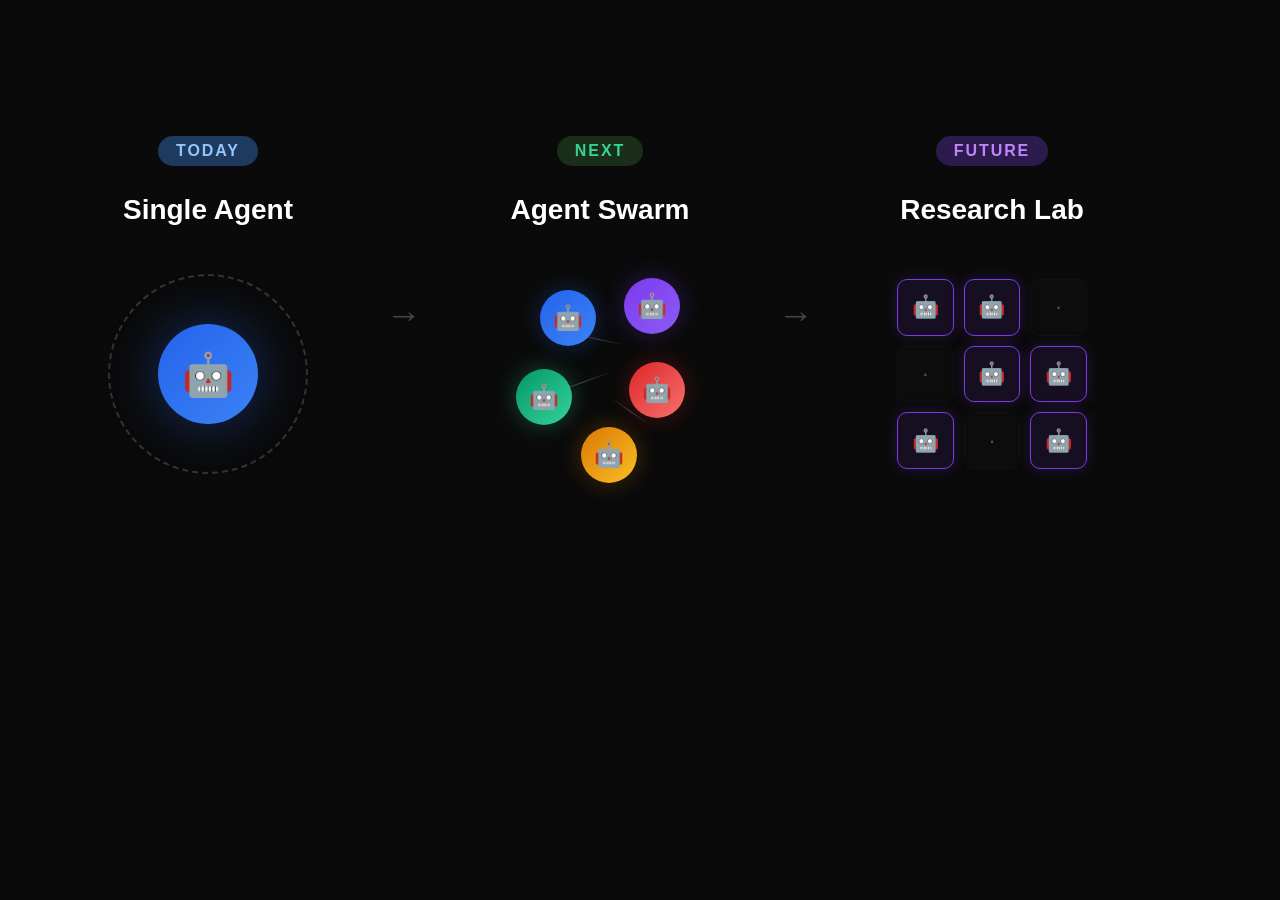
<file: writing/autoresearch/img-swarm.html>
<!DOCTYPE html>
<html>
<head>
    <meta charset="UTF-8">
    <style>
        * { margin: 0; padding: 0; box-sizing: border-box; }
        body {
            width: 1200px;
            height: 630px;
            background: #0a0a0a;
            font-family: -apple-system, BlinkMacSystemFont, 'Segoe UI', sans-serif;
            display: flex;
            align-items: center;
            justify-content: center;
            overflow: hidden;
            padding: 60px 60px;
            color: #fff;
            gap: 24px;
        }
        .phase {
            flex: 1;
            height: 100%;
            display: flex;
            flex-direction: column;
            align-items: center;
            justify-content: center;
            gap: 28px;
        }
        .phase-tag {
            font-size: 16px;
            font-weight: 700;
            text-transform: uppercase;
            letter-spacing: 0.12em;
            padding: 6px 18px;
            border-radius: 24px;
        }
        .tag-now { background: #1e3a5f; color: #93c5fd; }
        .tag-next { background: #1a2e1a; color: #34d399; }
        .tag-future { background: #2d1b4e; color: #c084fc; }

        .phase-title {
            font-size: 28px;
            font-weight: 700;
            text-align: center;
            line-height: 1.15;
        }
        .phase-visual {
            width: 240px;
            height: 240px;
            position: relative;
            display: flex;
            align-items: center;
            justify-content: center;
        }

        /* Single agent */
        .single-agent {
            width: 100px;
            height: 100px;
            border-radius: 50%;
            background: linear-gradient(135deg, #2563eb, #3b82f6);
            display: flex;
            align-items: center;
            justify-content: center;
            font-size: 42px;
            box-shadow: 0 0 50px rgba(37, 99, 235, 0.4);
        }
        .single-orbit {
            position: absolute;
            width: 200px;
            height: 200px;
            border: 2.5px dashed #333;
            border-radius: 50%;
        }

        /* Multi agent */
        .swarm-agent {
            position: absolute;
            width: 56px;
            height: 56px;
            border-radius: 50%;
            display: flex;
            align-items: center;
            justify-content: center;
            font-size: 24px;
        }
        .sa1 { top: 15%; left: 25%; background: linear-gradient(135deg, #2563eb, #3b82f6); box-shadow: 0 0 24px rgba(37, 99, 235, 0.3); }
        .sa2 { top: 10%; left: 60%; background: linear-gradient(135deg, #7c3aed, #8b5cf6); box-shadow: 0 0 24px rgba(124, 58, 237, 0.3); }
        .sa3 { top: 48%; left: 15%; background: linear-gradient(135deg, #059669, #34d399); box-shadow: 0 0 24px rgba(52, 211, 153, 0.3); }
        .sa4 { top: 45%; left: 62%; background: linear-gradient(135deg, #dc2626, #f87171); box-shadow: 0 0 24px rgba(220, 38, 38, 0.3); }
        .sa5 { top: 72%; left: 42%; background: linear-gradient(135deg, #d97706, #fbbf24); box-shadow: 0 0 24px rgba(217, 119, 6, 0.3); }
        .swarm-line {
            position: absolute;
            height: 1px;
            background: linear-gradient(90deg, transparent, #444, transparent);
            transform-origin: left center;
        }
        .sl1 { top: 33%; left: 38%; width: 55px; transform: rotate(12deg); }
        .sl2 { top: 58%; left: 30%; width: 65px; transform: rotate(-20deg); }
        .sl3 { top: 60%; left: 55%; width: 45px; transform: rotate(35deg); }

        /* Lab grid */
        .lab-grid {
            display: grid;
            grid-template-columns: repeat(3, 1fr);
            grid-template-rows: repeat(3, 1fr);
            gap: 10px;
            width: 190px;
            height: 190px;
        }
        .lab-cell {
            border-radius: 10px;
            display: flex;
            align-items: center;
            justify-content: center;
            font-size: 22px;
            border: 1.5px solid #333;
            background: #111;
        }
        .lab-cell.active {
            border-color: #7c3aed;
            background: rgba(124, 58, 237, 0.1);
            box-shadow: 0 0 16px rgba(124, 58, 237, 0.2);
        }
        .lab-cell.idle {
            border-color: #222;
            opacity: 0.3;
        }

        .arrow-div {
            display: flex;
            align-items: center;
            justify-content: center;
            width: 48px;
            flex-shrink: 0;
        }
        .arrow-icon {
            font-size: 36px;
            color: #444;
        }
    </style>
</head>
<body>
    <div class="phase">
        <div class="phase-tag tag-now">Today</div>
        <div class="phase-title">Single Agent</div>
        <div class="phase-visual">
            <div class="single-orbit"></div>
            <div class="single-agent">🤖</div>
        </div>
    </div>

    <div class="arrow-div">
        <span class="arrow-icon">→</span>
    </div>

    <div class="phase">
        <div class="phase-tag tag-next">Next</div>
        <div class="phase-title">Agent Swarm</div>
        <div class="phase-visual">
            <div class="swarm-line sl1"></div>
            <div class="swarm-line sl2"></div>
            <div class="swarm-line sl3"></div>
            <div class="swarm-agent sa1">🤖</div>
            <div class="swarm-agent sa2">🤖</div>
            <div class="swarm-agent sa3">🤖</div>
            <div class="swarm-agent sa4">🤖</div>
            <div class="swarm-agent sa5">🤖</div>
        </div>
    </div>

    <div class="arrow-div">
        <span class="arrow-icon">→</span>
    </div>

    <div class="phase">
        <div class="phase-tag tag-future">Future</div>
        <div class="phase-title">Research Lab</div>
        <div class="phase-visual">
            <div class="lab-grid">
                <div class="lab-cell active">🤖</div>
                <div class="lab-cell active">🤖</div>
                <div class="lab-cell idle">·</div>
                <div class="lab-cell idle">·</div>
                <div class="lab-cell active">🤖</div>
                <div class="lab-cell active">🤖</div>
                <div class="lab-cell active">🤖</div>
                <div class="lab-cell idle">·</div>
                <div class="lab-cell active">🤖</div>
            </div>
        </div>
    </div>
</body>
</html>
</file>
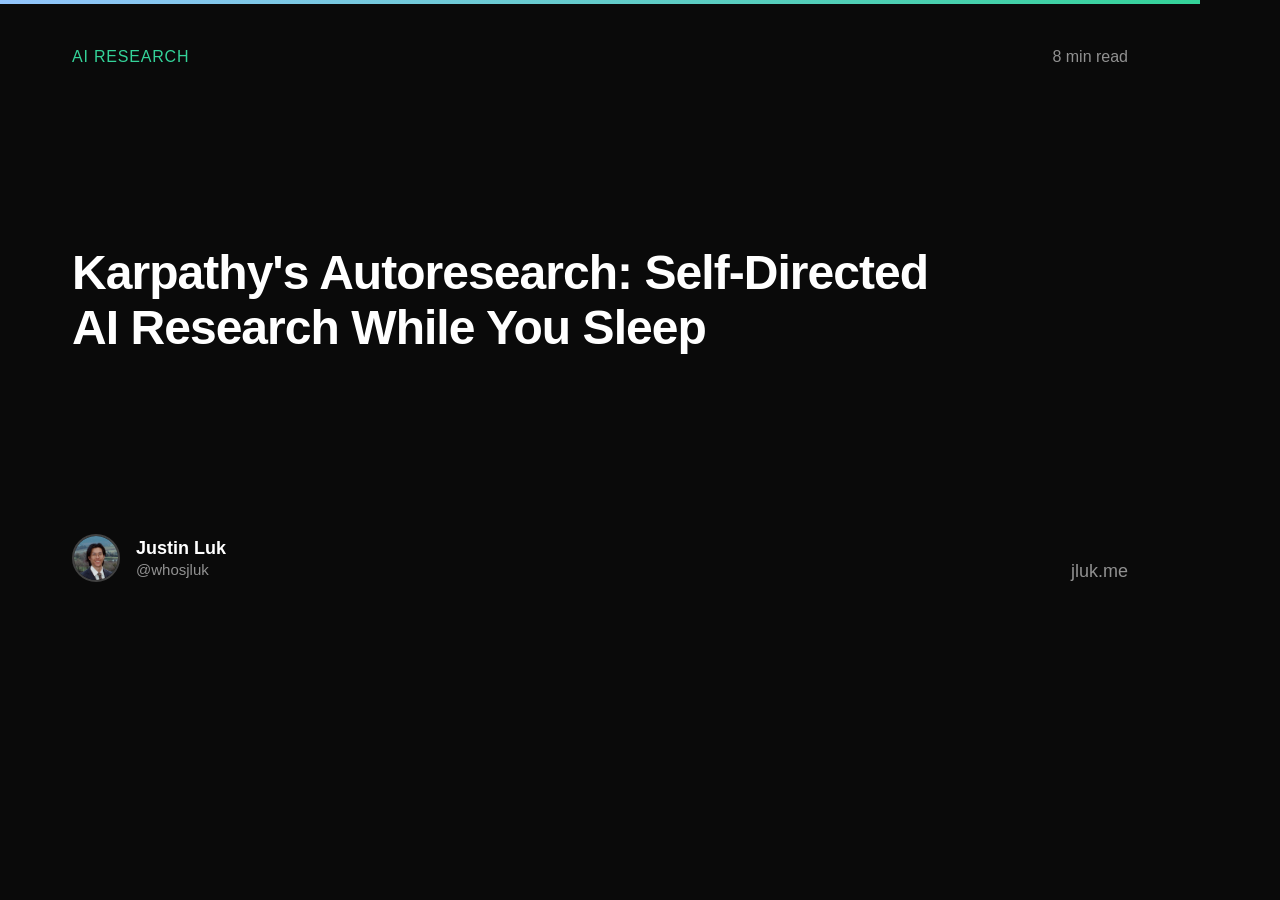
<file: writing/autoresearch/og-image.html>
<!DOCTYPE html>
<html>
<head>
    <meta charset="UTF-8">
    <style>
        * { margin: 0; padding: 0; box-sizing: border-box; }
        body {
            width: 1200px;
            height: 630px;
            display: flex;
            font-family: -apple-system, BlinkMacSystemFont, 'Segoe UI', sans-serif;
            background: #0a0a0a;
            color: #fff;
            overflow: hidden;
        }
        .container {
            width: 1200px;
            height: 630px;
            padding: 48px 72px;
            display: flex;
            flex-direction: column;
            justify-content: space-between;
            position: relative;
        }
        /* Subtle gradient accent */
        .container::before {
            content: '';
            position: absolute;
            top: 0;
            left: 0;
            right: 0;
            height: 4px;
            background: linear-gradient(90deg, #93c5fd, #34d399);
        }
        .top {
            display: flex;
            justify-content: space-between;
            align-items: flex-start;
        }
        .tag {
            font-size: 16px;
            font-weight: 500;
            color: #34d399;
            letter-spacing: 0.05em;
            text-transform: uppercase;
        }
        .read-time {
            font-size: 16px;
            color: #919191;
        }
        .title {
            font-size: 48px;
            font-weight: 700;
            line-height: 1.15;
            letter-spacing: -0.02em;
            max-width: 900px;
        }
        .bottom {
            display: flex;
            justify-content: space-between;
            align-items: flex-end;
        }
        .author {
            display: flex;
            align-items: center;
            gap: 16px;
        }
        .avatar {
            width: 48px;
            height: 48px;
            border-radius: 50%;
            background: #2a2a2a;
            border: 2px solid #404040;
        }
        .author-text {
            display: flex;
            flex-direction: column;
            gap: 2px;
        }
        .author-name {
            font-size: 18px;
            font-weight: 600;
        }
        .author-handle {
            font-size: 15px;
            color: #919191;
        }
        .domain {
            font-size: 18px;
            color: #919191;
            font-weight: 500;
        }
    </style>
</head>
<body>
    <div class="container">
        <div class="top">
            <span class="tag">AI Research</span>
            <span class="read-time">8 min read</span>
        </div>
        <div class="title">Karpathy's Autoresearch: Self-Directed AI Research While You Sleep</div>
        <div class="bottom">
            <div class="author">
                <img class="avatar" src="../../screenshots/justin.jpeg">
                <div class="author-text">
                    <span class="author-name">Justin Luk</span>
                    <span class="author-handle">@whosjluk</span>
                </div>
            </div>
            <span class="domain">jluk.me</span>
        </div>
    </div>
</body>
</html>
</file>
